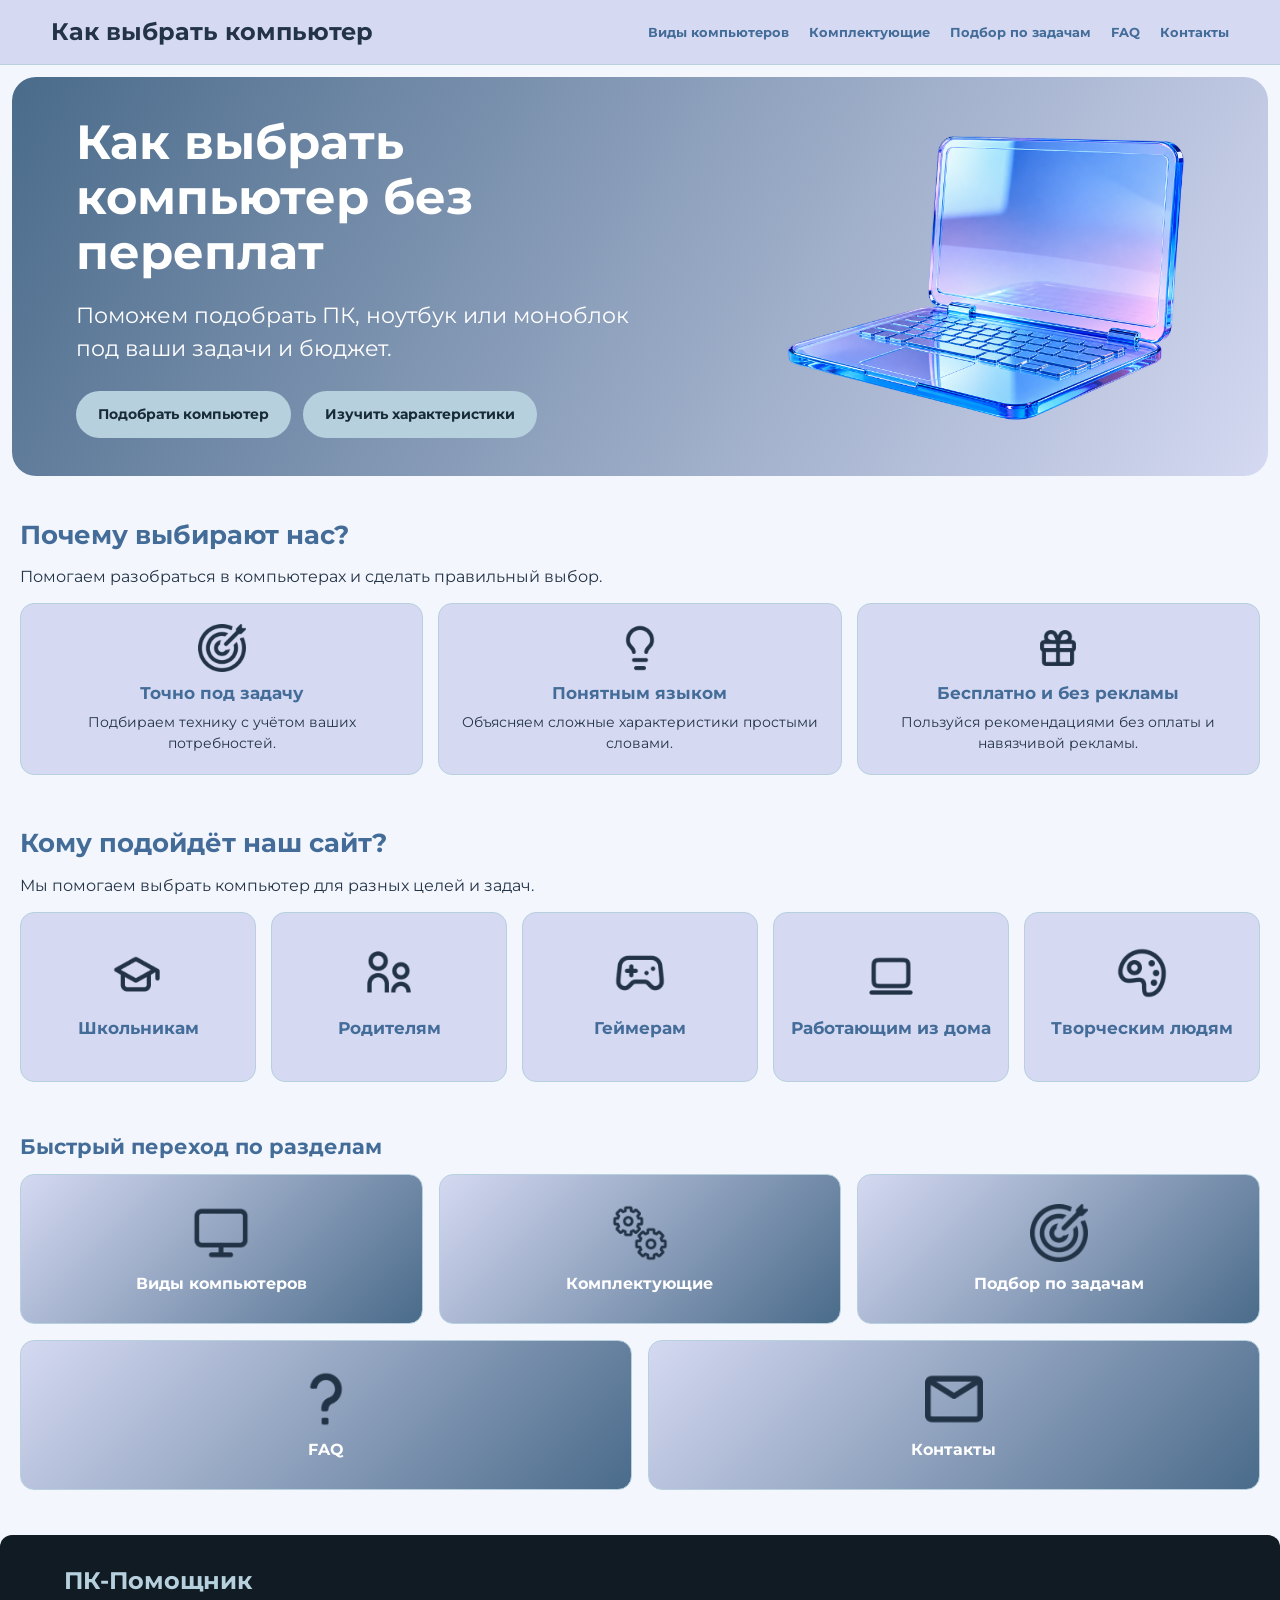
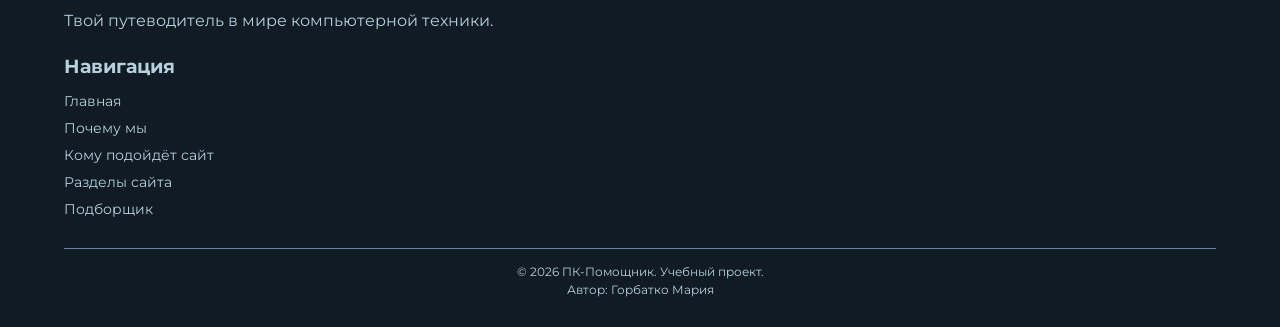
<file: index.html>
<!DOCTYPE html>
<html lang="ru">
<head>
    <meta charset="UTF-8">
    <meta name="viewport" content="width=device-width, initial-scale=1">

    <title>Как выбрать компьютер</title>

    <link rel="stylesheet" href="style_palette_updated.css">

    <link rel="preconnect" href="https://fonts.googleapis.com">
    <link rel="preconnect" href="https://fonts.gstatic.com" crossorigin>
    <link href="https://fonts.googleapis.com/css2?family=Montserrat:ital,wght@0,100..900;1,100..900&display=swap" rel="stylesheet">
</head>

<body>

    <!-- ШАПКА САЙТА -->
    <header>

        <h2>Как выбрать компьютер</h2>

        <!-- МЕНЮ -->
        <nav>
            <ul>
                <li><a href="computers.html">Виды компьютеров</a></li>
                <li><a href="components.html">Комплектующие</a></li>
                <li><a href="tasks.html">Подбор по задачам</a></li>
                <li><a href="faq.html">FAQ</a></li>
                <li><a href="contacts.html">Контакты</a></li>
            </ul>
        </nav>

    </header>


    <!-- ОСНОВНАЯ ЧАСТЬ САЙТА -->
    <main>

        <!-- ПЕРВЫЙ ЭКРАН -->
        <section class="hero">

    <div class="hero-content">
        <h1>Как выбрать компьютер без переплат</h1>

        <p>
            Поможем подобрать ПК, ноутбук или моноблок
            под ваши задачи и бюджет.
        </p>

        <div class="hero-buttons">
            <a href="#selection" class="hero-btn">
                Подобрать компьютер
            </a>

            <a href="#sections" class="hero-btn">
                Изучить характеристики
            </a>
        </div>
    </div>

    <div class="hero-visual">
        <img src="images/pc.png" alt="Компьютер">
    </div>

</section>

<!-- БЛОК 1.3: ПОЧЕМУ МЫ -->

<section id="advantages">

    <h1>Почему выбирают нас?</h1>

    <p>Помогаем разобраться в компьютерах и сделать правильный выбор.</p>

    <div class="advantages-container">

        <div class="advantage-card">
            <div class="card-icon">
                <img src="images/1.png" alt="Мишень">
            </div>
            <h2>Точно под задачу</h2>
            <p>Подбираем технику с учётом ваших потребностей.</p>
        </div>

        <div class="advantage-card">
            <div class="card-icon">
                <img src="images/2.png" alt="лампочка">
            </div>
            <h2>Понятным языком</h2>
            <p>Объясняем сложные характеристики простыми словами.</p>
        </div>

        <div class="advantage-card">
            <div class="card-icon">
                <img src="images/3.png" alt="подарок">
            </div>
            <h2>Бесплатно и без рекламы</h2>
            <p>Пользуйся рекомендациями без оплаты и навязчивой рекламы.</p>
        </div>
    </div>
</section>  

<!-- БЛОК 1.4: ЦЕЛЕВАЯ АУДИТОРИЯ -->

<section id="audience">

    <h1>Кому подойдёт наш сайт?</h1>

    <p>Мы помогаем выбрать компьютер для разных целей и задач.</p>

    <div class="audience-container">

        <div class="audience-card">
            <div class="card-icon">
                <img src="images/4.png" alt="школьник">
            </div>
            <h2>Школьникам</h2>
        </div>

        <div class="audience-card">
            <div class="card-icon">
                <img src="images/5.png" alt="родители">
            </div>
            <h2>Родителям</h2>
        </div>

        <div class="audience-card">
            <div class="card-icon">
                <img src="images/6.png" alt="геймер">
            </div>
            <h2>Геймерам</h2>
        </div>

        <div class="audience-card">
            <div class="card-icon">
                <img src="images/7.png" alt="работающий из дома">
            </div>
            <h2>Работающим из дома</h2>
        </div>

        <div class="audience-card">
            <div class="card-icon">
                <img src="images/8.png" alt="творческий человек">
            </div>
            <h2>Творческим людям</h2>
        </div>
    </div>
</section>


<!-- БЛОК 1.5: РАЗДЕЛЫ САЙТА -->

<section id="sections">

    <h2>Быстрый переход по разделам</h2>

    <div class="sections-container">

        <a href="computers.html" class="section-card">
            <img src="images/9.png" alt="пк">
            <h3>Виды компьютеров</h3>
        </a>

        <a href="components.html" class="section-card">
            <img src="images/10.png" alt="шестерёнка">
            <h3>Комплектующие</h3>
        </a>

        <a href="tasks.html" class="section-card">
            <img src="images/1.png" alt="Мишень">
            <h3>Подбор по задачам</h3>
        </a>

        <a href="faq.html" class="section-card">
            <img src="images/11.png" alt="вопрос">
            <h3>FAQ</h3>
        </a>

        <a href="contacts.html" class="section-card">
            <img src="images/12.png" alt="письмо">
            <h3>Контакты</h3>
        </a>

    </div>

</section>

    </main>

<footer id="contacts">

    <div class="footer-content">

        <div class="footer-info">
            <h2>ПК-Помощник</h2>
            <p>Твой путеводитель в мире компьютерной техники.</p>
        </div>

        <div class="footer-navigation">
            <h3>Навигация</h3>

            <a href="#hero">Главная</a>
            <a href="#advantages">Почему мы</a>
            <a href="#audience">Кому подойдёт сайт</a>
            <a href="#sections">Разделы сайта</a>
            <a href="#selection">Подборщик</a>
        </div>

    </div>

    <div class="footer-bottom">
        <p>© 2026 ПК-Помощник. Учебный проект.</p>
        <p>Автор: Горбатко Мария</p>
    </div>

</footer>

</body>
</file>
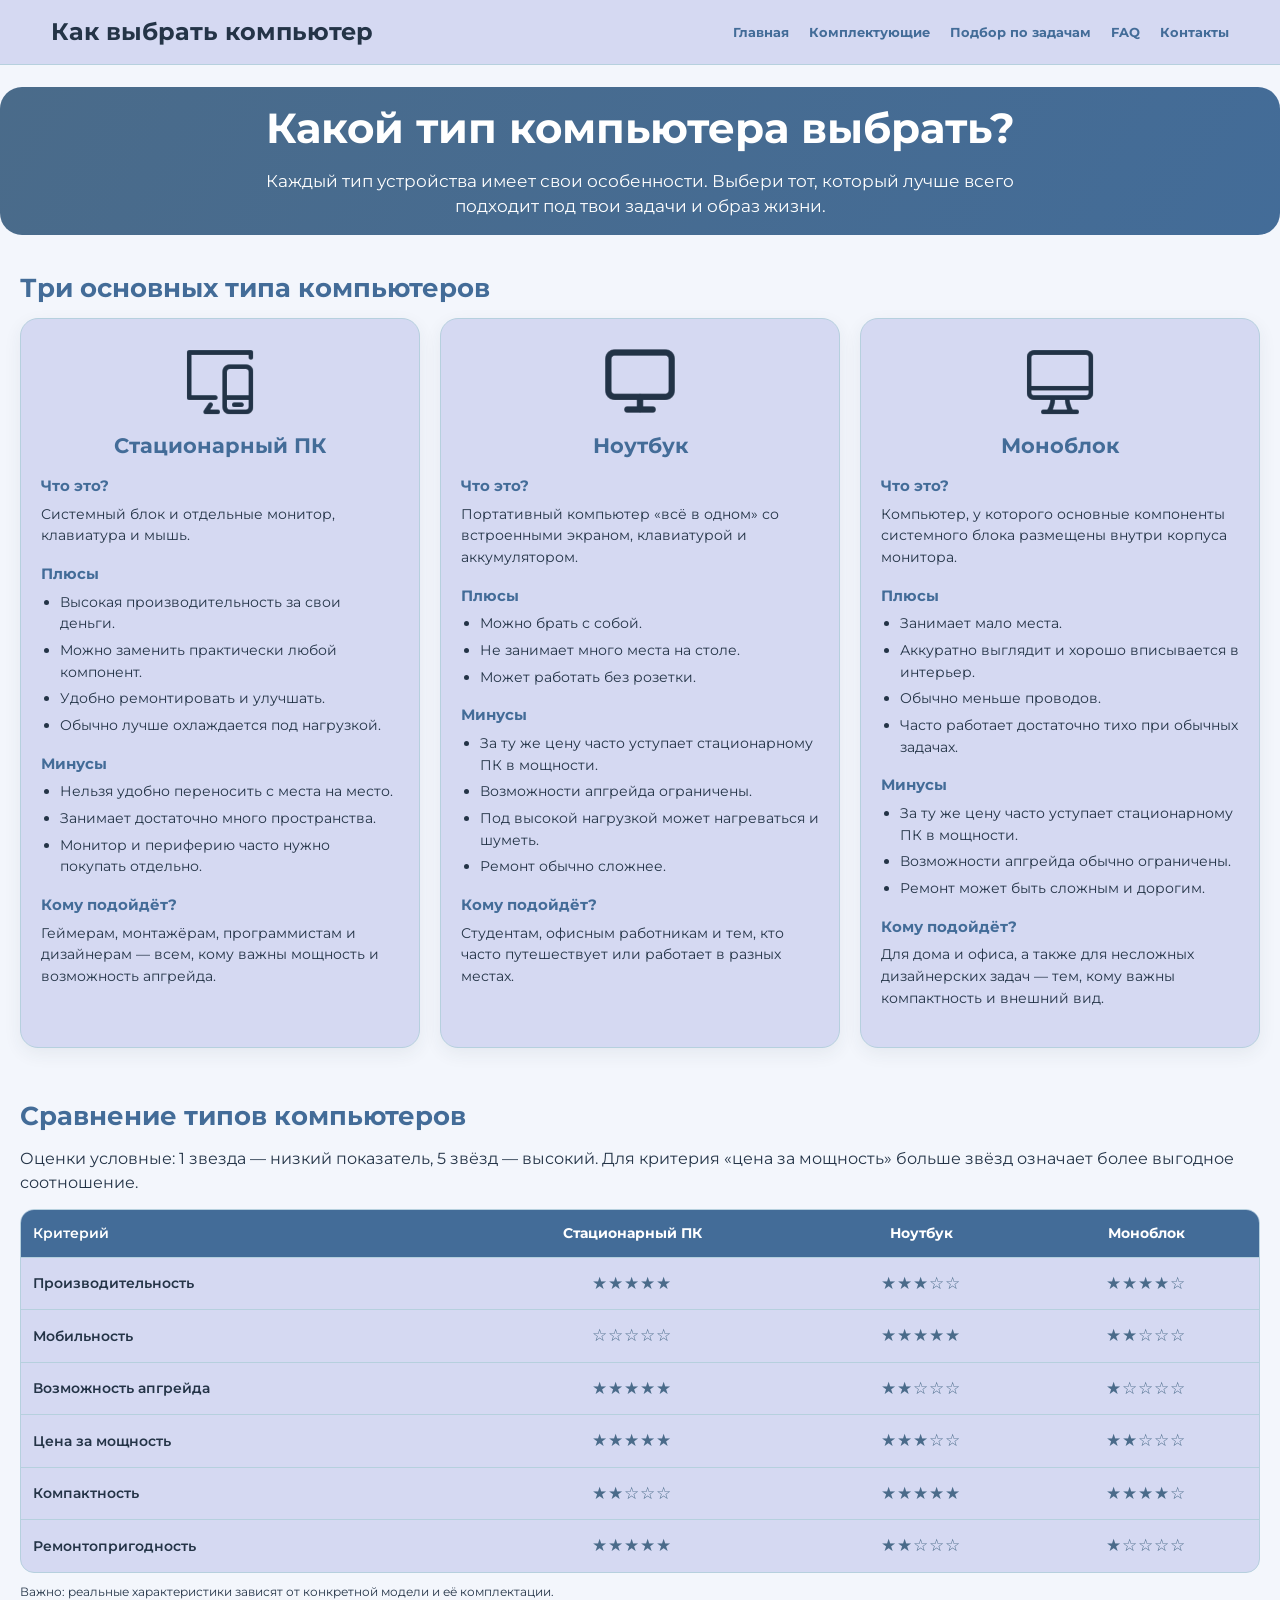
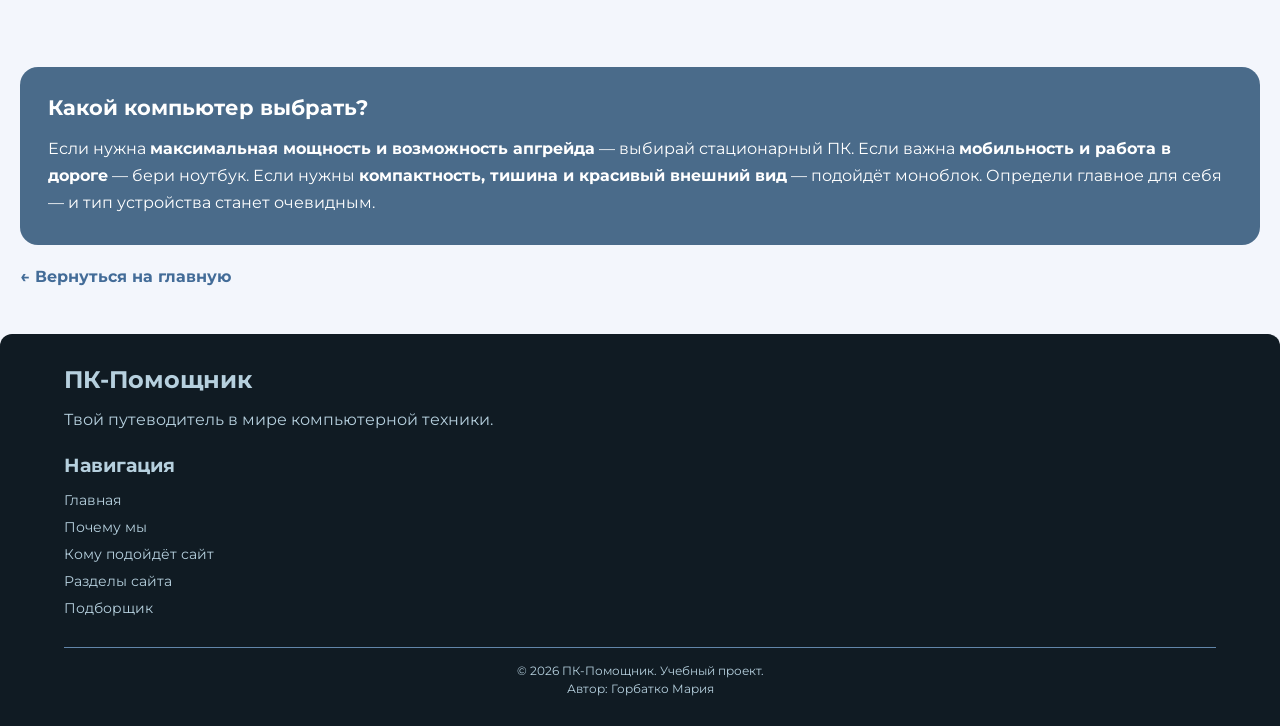
<file: computers.html>
<!DOCTYPE html>
<html lang="ru">
<head>
    <meta charset="UTF-8">
    <meta name="viewport" content="width=device-width, initial-scale=1.0">
    <title>Виды компьютеров — Как выбрать компьютер</title>

    <!-- Подключаем ту же таблицу стилей, что и на главной странице -->
    <link rel="stylesheet" href="style_palette_updated.css">

    <link rel="preconnect" href="https://fonts.googleapis.com">
    <link rel="preconnect" href="https://fonts.gstatic.com" crossorigin>
    <link href="https://fonts.googleapis.com/css2?family=Montserrat:wght@400;500;600;700;800&display=swap" rel="stylesheet">

    <!-- Стили только для второй страницы -->
    <style>
        .page-intro {
            width: calc(100% - 32px);
            max-width: none;
            margin: 28px auto;
            padding: 38px 28px;
            border-radius: 22px;
            background: linear-gradient(120deg, var(--burgundy), var(--navy));
            color: #fff;
            text-align: center;
        }

        .page-intro h1 {
            margin-bottom: 14px;
            color: #fff;
            font-size: clamp(27px, 4vw, 42px);
        }

        .page-intro p {
            max-width: 800px;
            margin: 0 auto;
            color: #fff;
            font-size: 17px;
        }

        .device-section,
        .comparison-section,
        .recommendation-section {
            width: calc(100% - 40px);
            max-width: none;
            margin: 30px auto;
            padding: 10px 0;
            box-sizing: border-box;
        }

        .device-grid {
            display: grid;
            grid-template-columns: repeat(3, minmax(0, 1fr));
            gap: 20px;
            align-items: stretch;
        }

        .device-card {
            min-width: 0;
            padding: 24px 20px;
            border: 1px solid var(--light-blue);
            border-radius: 18px;
            background: var(--white);
            box-shadow: 0 6px 18px rgba(36, 52, 71, .07);
        }

        .device-symbol {
            display: grid;
            place-items: center;
            width: 76px;
            height: 76px;
            margin: 0 auto 14px;
            border-radius: 18px;
            background: transparent;
            font-size: 42px;
        }

        .device-card h2 {
            margin-bottom: 16px;
            text-align: center;
            font-size: 21px;
        }

        .device-card h3 {
            margin: 16px 0 6px;
            color: var(--navy);
            font-size: 15px;
        }

        .device-card p,
        .device-card li {
            font-size: 14px;
            line-height: 1.55;
        }

        .device-card ul {
            padding-left: 19px;
        }

        .device-card li {
            margin-bottom: 5px;
        }

        .comparison-wrap {
            overflow-x: auto;
            border: 1px solid var(--light-blue);
            border-radius: 14px;
            background: var(--white);
            -webkit-overflow-scrolling: touch;
        }

        .comparison-table {
            width: 100%;
            min-width: 620px;
            border-collapse: collapse;
            text-align: center;
        }

        .comparison-table th,
        .comparison-table td {
            padding: 13px 12px;
            border-bottom: 1px solid var(--light-blue);
            font-size: 14px;
        }

        .comparison-table th {
            background: var(--navy);
            color: #fff;
            font-weight: 700;
        }

        .comparison-table th:first-child,
        .comparison-table td:first-child {
            text-align: left;
            font-weight: 600;
        }

        .comparison-table tr:last-child td {
            border-bottom: 0;
        }

        .stars {
            color: var(--burgundy);
            white-space: nowrap;
            letter-spacing: 1px;
            font-size: 17px;
        }

        .table-note {
            margin-top: 10px;
            color: var(--dark);
            font-size: 12px;
        }

        .recommendation-box {
            padding: 28px;
            border-radius: 18px;
            background: var(--burgundy);
            color: #fff;
        }

        .recommendation-box h2 {
            color: #fff;
        }

        .recommendation-box p {
            margin: 0;
            color: #fff;
            line-height: 1.7;
        }

        .back-link {
            display: inline-block;
            margin-top: 20px;
            color: var(--navy);
            font-weight: 700;
        }

        .back-link:hover {
            text-decoration: underline;
        }

        @media (max-width: 900px) {
            .device-grid {
                grid-template-columns: repeat(2, minmax(0, 1fr));
            }
            .device-card:last-child {
                grid-column: 1 / -1;
            }
        }

        @media (max-width: 600px) {
            header {
                text-align: center;
            }

            .page-intro {
                margin: 14px auto 22px;
                padding: 26px 18px;
            }

            .page-intro p {
                font-size: 15px;
            }

            .device-section,
            .comparison-section,
            .recommendation-section {
                width: calc(100% - 24px);
                margin: 20px auto;
            }

            .device-grid {
                grid-template-columns: 1fr;
                gap: 14px;
            }

            .device-card:last-child {
                grid-column: auto;
            }

            .device-card {
                padding: 20px 17px;
            }

            .recommendation-box {
                padding: 22px 18px;
            }

            .comparison-table th,
            .comparison-table td {
                padding: 11px 9px;
            }
        }
    </style>
</head>

<body>
    <header>
        <h2>Как выбрать компьютер</h2>
        <nav>
            <ul>
                <li><a href="index.html">Главная</a></li>
                <li><a href="components.html">Комплектующие</a></li>
                <li><a href="tasks.html">Подбор по задачам</a></li>
                <li><a href="faq.html">FAQ</a></li>
                <li><a href="contacts.html">Контакты</a></li>
            </ul>
        </nav>
    </header>

    <main>
        <!-- БЛОК 2.1: ЗАГОЛОВОК -->
        <section class="page-intro">
            <h1>Какой тип компьютера выбрать?</h1>
            <p>Каждый тип устройства имеет свои особенности. Выбери тот, который лучше всего подходит под твои задачи и образ жизни.</p>
        </section>

        <!-- БЛОК 2.2: КАРТОЧКИ УСТРОЙСТВ -->
        <section class="device-section">
            <h1>Три основных типа компьютеров</h1>

            <div class="device-grid">
                <article class="device-card">
                    <div class="device-symbol" aria-hidden="true"><img src="images/14.png" alt="Стационарный ПК"></div>
                    <h2>Стационарный ПК</h2>

                    <h3>Что это?</h3>
                    <p>Системный блок и отдельные монитор, клавиатура и мышь.</p>

                    <h3>Плюсы</h3>
                    <ul>
                        <li>Высокая производительность за свои деньги.</li>
                        <li>Можно заменить практически любой компонент.</li>
                        <li>Удобно ремонтировать и улучшать.</li>
                        <li>Обычно лучше охлаждается под нагрузкой.</li>
                    </ul>

                    <h3>Минусы</h3>
                    <ul>
                        <li>Нельзя удобно переносить с места на место.</li>
                        <li>Занимает достаточно много пространства.</li>
                        <li>Монитор и периферию часто нужно покупать отдельно.</li>
                    </ul>

                    <h3>Кому подойдёт?</h3>
                    <p>Геймерам, монтажёрам, программистам и дизайнерам — всем, кому важны мощность и возможность апгрейда.</p>
                </article>

                <article class="device-card">
                    <div class="device-symbol" aria-hidden="true"><img src="images/9.png" alt="Ноутбук"></div>
                    <h2>Ноутбук</h2>

                    <h3>Что это?</h3>
                    <p>Портативный компьютер «всё в одном» со встроенными экраном, клавиатурой и аккумулятором.</p>

                    <h3>Плюсы</h3>
                    <ul>
                        <li>Можно брать с собой.</li>
                        <li>Не занимает много места на столе.</li>
                        <li>Может работать без розетки.</li>
                    </ul>

                    <h3>Минусы</h3>
                    <ul>
                        <li>За ту же цену часто уступает стационарному ПК в мощности.</li>
                        <li>Возможности апгрейда ограничены.</li>
                        <li>Под высокой нагрузкой может нагреваться и шуметь.</li>
                        <li>Ремонт обычно сложнее.</li>
                    </ul>

                    <h3>Кому подойдёт?</h3>
                    <p>Студентам, офисным работникам и тем, кто часто путешествует или работает в разных местах.</p>
                </article>

                <article class="device-card">
                    <div class="device-symbol" aria-hidden="true"><img src="images/13.png" alt="Моноблок"></div>
                    <h2>Моноблок</h2>

                    <h3>Что это?</h3>
                    <p>Компьютер, у которого основные компоненты системного блока размещены внутри корпуса монитора.</p>

                    <h3>Плюсы</h3>
                    <ul>
                        <li>Занимает мало места.</li>
                        <li>Аккуратно выглядит и хорошо вписывается в интерьер.</li>
                        <li>Обычно меньше проводов.</li>
                        <li>Часто работает достаточно тихо при обычных задачах.</li>
                    </ul>

                    <h3>Минусы</h3>
                    <ul>
                        <li>За ту же цену часто уступает стационарному ПК в мощности.</li>
                        <li>Возможности апгрейда обычно ограничены.</li>
                        <li>Ремонт может быть сложным и дорогим.</li>
                    </ul>

                    <h3>Кому подойдёт?</h3>
                    <p>Для дома и офиса, а также для несложных дизайнерских задач — тем, кому важны компактность и внешний вид.</p>
                </article>
            </div>
        </section>

        <!-- БЛОК 2.3: СРАВНЕНИЕ -->
        <section class="comparison-section">
            <h1>Сравнение типов компьютеров</h1>
            <p>Оценки условные: 1 звезда — низкий показатель, 5 звёзд — высокий. Для критерия «цена за мощность» больше звёзд означает более выгодное соотношение.</p>

            <div class="comparison-wrap">
                <table class="comparison-table">
                    <thead>
                        <tr>
                            <th>Критерий</th>
                            <th>Стационарный ПК</th>
                            <th>Ноутбук</th>
                            <th>Моноблок</th>
                        </tr>
                    </thead>
                    <tbody>
                        <tr>
                            <td>Производительность</td>
                            <td><span class="stars" aria-label="5 из 5">★★★★★</span></td>
                            <td><span class="stars" aria-label="3 из 5">★★★☆☆</span></td>
                            <td><span class="stars" aria-label="4 из 5">★★★★☆</span></td>
                        </tr>
                        <tr>
                            <td>Мобильность</td>
                            <td><span class="stars" aria-label="0 из 5">☆☆☆☆☆</span></td>
                            <td><span class="stars" aria-label="5 из 5">★★★★★</span></td>
                            <td><span class="stars" aria-label="2 из 5">★★☆☆☆</span></td>
                        </tr>
                        <tr>
                            <td>Возможность апгрейда</td>
                            <td><span class="stars" aria-label="5 из 5">★★★★★</span></td>
                            <td><span class="stars" aria-label="2 из 5">★★☆☆☆</span></td>
                            <td><span class="stars" aria-label="1 из 5">★☆☆☆☆</span></td>
                        </tr>
                        <tr>
                            <td>Цена за мощность</td>
                            <td><span class="stars" aria-label="5 из 5">★★★★★</span></td>
                            <td><span class="stars" aria-label="3 из 5">★★★☆☆</span></td>
                            <td><span class="stars" aria-label="2 из 5">★★☆☆☆</span></td>
                        </tr>
                        <tr>
                            <td>Компактность</td>
                            <td><span class="stars" aria-label="2 из 5">★★☆☆☆</span></td>
                            <td><span class="stars" aria-label="5 из 5">★★★★★</span></td>
                            <td><span class="stars" aria-label="4 из 5">★★★★☆</span></td>
                        </tr>
                        <tr>
                            <td>Ремонтопригодность</td>
                            <td><span class="stars" aria-label="5 из 5">★★★★★</span></td>
                            <td><span class="stars" aria-label="2 из 5">★★☆☆☆</span></td>
                            <td><span class="stars" aria-label="1 из 5">★☆☆☆☆</span></td>
                        </tr>
                    </tbody>
                </table>
            </div>
            <p class="table-note">Важно: реальные характеристики зависят от конкретной модели и её комплектации.</p>
        </section>

        <!-- БЛОК 2.4: ИТОГОВАЯ РЕКОМЕНДАЦИЯ -->
        <section class="recommendation-section">
            <div class="recommendation-box">
                <h2>Какой компьютер выбрать?</h2>
                <p>Если нужна <strong>максимальная мощность и возможность апгрейда</strong> — выбирай стационарный ПК. Если важна <strong>мобильность и работа в дороге</strong> — бери ноутбук. Если нужны <strong>компактность, тишина и красивый внешний вид</strong> — подойдёт моноблок. Определи главное для себя — и тип устройства станет очевидным.</p>
            </div>
            <a class="back-link" href="index.html">← Вернуться на главную</a>
        </section>
    </main>

    <footer id="contacts">

        <div class="footer-content">

            <div class="footer-info">
                <h2>ПК-Помощник</h2>
                <p>Твой путевoдитель в мире компьютерной техники.</p>
            </div>

            <div class="footer-navigation">
                <h3>Навигация</h3>

                <a href="#hero">Главная</a>
                <a href="#advantages">Почему мы</a>
                <a href="#audience">Кому подойдёт сайт</a>
                <a href="#sections">Разделы сайта</a>
                <a href="#selection">Подборщик</a>
            </div>

        </div>

        <div class="footer-bottom">
            <p>© 2026 ПК-Помощник. Учебный проект.</p>
            <p>Автор: Горбатко Мария</p>
        </div>

    </footer>
</body>
</html>
</file>
<file: style_palette_updated.css>
/* =========================================
   ПК-ПОМОЩНИК — ОСНОВНЫЕ СТИЛИ
   Адаптировано под index.html
========================================= */

/* 1. Переменные и сброс */
:root {
    --dark: #243447;
    --navy: #436c98;
    --blue: #6286a9;
    --light-blue: #b6d0de;
    --pale-blue: #b6d0de;
    --burgundy: #4a6b8a;
    --white: #d5d9f2;
    --page-bg: #f3f6fc;
}

* {
    margin: 0;
    padding: 0;
    box-sizing: border-box;
}

html {
    scroll-behavior: smooth;
    width: 100%;
}

body {
    width: 100%;
    min-width: 320px;
    overflow-x: hidden;
    font-family: 'Montserrat', Arial, sans-serif;
    background: var(--page-bg);
    color: var(--dark);
    line-height: 1.5;
}

img {
    max-width: 100%;
}

a {
    color: inherit;
    text-decoration: none;
}

button {
    font: inherit;
    cursor: pointer;
}

/* 2. Шапка */
header {
    width: 100%;
    padding: 14px 4%;
    display: flex;
    align-items: center;
    justify-content: space-between;
    gap: 20px;
    background: var(--white);
    border-bottom: 1px solid var(--pale-blue);
}

.logo {
    color: var(--navy);
    font-size: 22px;
    font-weight: 700;
}

nav ul {
    display: flex;
    align-items: center;
    flex-wrap: wrap;
    gap: 20px;
    list-style: none;
}

nav a {
    color: var(--navy);
    font-size: 13px;
    font-weight: 700;
    transition: color .2s ease;
}

nav a:hover {
    color: var(--burgundy);
}

/* 3. Основная область */
main {
    display: block;
    width: 100%;
    margin: 0;
    padding: 0;
}

main > section:not(.hero) {
    width: 100%;
    margin: 22px 0;
    padding: 15px 20px;
}

section h1,
section h2 {
    color: var(--navy);
    line-height: 1.25;
    margin-bottom: 14px;
}

section h1 {
    font-size: 26px;
}

section h2 {
    font-size: 21px;
}

section p {
    margin-bottom: 14px;
}

/* 4. Первый экран
   В HTML используется class="hero", поэтому здесь .hero, а не #hero. */
.hero {
    width: calc(100% - 24px);
    max-width: none;
    min-height: 390px;
    margin: 12px auto 28px;
    padding: 38px 5%;
    display: flex;
    align-items: center;
    justify-content: space-between;
    gap: 30px;
    overflow: hidden;
    border-radius: 24px;
    color: #fff;
    background: linear-gradient(120deg, var(--burgundy), var(--white));
}

.hero-content {
    flex: 1 1 50%;
    min-width: 0;
}

.hero-content h1 {
    max-width: 620px;
    margin-bottom: 18px;
    color: #fff;
    font-size: clamp(30px, 4vw, 48px);
    line-height: 1.15;
}

.hero-content p {
    max-width: 600px;
    margin-bottom: 26px;
    color: #fff;
    font-size: clamp(16px, 1.8vw, 22px);
    line-height: 1.5;
}

.hero-buttons {
    display: flex;
    flex-wrap: wrap;
    gap: 12px;
}

.hero-btn,
.button,
.selection a {
    display: inline-flex;
    justify-content: center;
    align-items: center;
    padding: 13px 22px;
    border: 0;
    border-radius: 30px;
    background: var(--light-blue);
    color: #182b37;
    font-size: 14px;
    font-weight: 700;
    text-align: center;
    transition: background .2s ease, transform .2s ease;
}

.hero-btn:hover,
.button:hover,
.selection a:hover {
    background: #fff;
    transform: translateY(-2px);
}

.hero-visual {
    flex: 0 0 40%;
    min-width: 0;
    display: flex;
    justify-content: flex-end;
    align-items: center;
}

.hero-visual img {
    display: block;
    width: 100%;
    max-width: 470px;
    max-height: 340px;
    height: auto;
    object-fit: contain;
}

/* 5. Блок «Почему выбирают нас?» */
#advantages {
    width: 100%;
}

#advantages .advantages-container {
    width: 100%;
    display: grid;
    grid-template-columns: repeat(3, minmax(0, 1fr));
    gap: 15px;
}

.advantage-card {
    min-width: 0;
    padding: 20px 14px;
    border: 1px solid var(--pale-blue);
    border-radius: 14px;
    background: var(--white);
    text-align: center;
    transition: transform .2s ease, background .2s ease;
}

.advantage-card:hover {
    background: var(--pale-blue);
    transform: translateY(-3px);
}

.card-icon {
    margin-bottom: 10px;
}

.card-icon img {
    display: block;
    width: 48px;
    height: 48px;
    margin: 0 auto 8px;
    object-fit: contain;
}

.advantage-card h2,
.audience-card h2 {
    margin-bottom: 8px;
    color: var(--navy);
    font-size: 17px;
    line-height: 1.3;
    overflow-wrap: anywhere;
}

.advantage-card p {
    margin: 0;
    color: var(--dark);
    font-size: 14px;
}

/* 6. Блок «Кому подойдёт наш сайт?» */
#audience {
    width: 100%;
}

#audience .audience-container {
    display: grid;
    width: 100%;
    grid-template-columns: repeat(5, minmax(0, 1fr));
    gap: 15px;
}

.audience-card {
    min-width: 0;
    min-height: 170px;
    padding: 18px 12px;
    display: flex;
    flex-direction: column;
    justify-content: center;
    align-items: center;
    border: 1px solid var(--pale-blue);
    border-radius: 14px;
    background: var(--white);
    text-align: center;
    transition: transform .2s ease, background .2s ease;
}

.audience-card:hover {
    background: var(--pale-blue);
    transform: translateY(-3px);
}

.audience-card .card-icon img {
    width: 52px;
    height: 52px;
}

/* 7. Быстрый переход по разделам */
#sections {
    width: 100%;
}

#sections .sections-container {
    display: grid;
    width: 100%;
    grid-template-columns: repeat(6, minmax(0, 1fr));
    gap: 16px;
}

.section-card {
    min-width: 0;
    min-height: 150px;
    padding: 16px 12px;
    display: flex;
    flex-direction: column;
    justify-content: center;
    align-items: center;
    border: 1px solid var(--pale-blue);
    border-radius: 14px;
    background: linear-gradient(135deg, var(--white), var(--burgundy));
    color: #fff;
    font-size: 15px;
    font-weight: 700;
    text-align: center;
    transition: transform .2s ease, filter .2s ease;
}

.section-card:nth-child(-n+3) {
    grid-column: span 2;
}

.section-card:nth-child(n+4) {
    grid-column: span 3;
}

.section-card:hover {
    filter: brightness(1.05);
    transform: translateY(-3px);
}

.section-card img {
    display: block;
    width: 58px;
    height: 58px;
    margin: 0 auto 12px;
    object-fit: contain;
}

.section-card h3 {
    color: #fff;
    font-size: 16px;
    line-height: 1.3;
    overflow-wrap: anywhere;
}

/* 8. Блок подбора */
.selection {
    padding: 30px !important;
    border-radius: 14px;
    background: var(--burgundy);
    color: #fff;
    text-align: center;
}

.selection h2,
.selection p {
    color: #fff;
}

/* 9. Мини-подборщик */
.mini-helper {
    padding: 18px;
    border: 1px solid var(--pale-blue);
    border-radius: 14px;
    background: var(--white);
}

.mini-helper h2 {
    margin-bottom: 12px;
}

.mini-helper select {
    display: block;
    width: 100%;
    margin-bottom: 8px;
    padding: 10px;
    border: 1px solid var(--blue);
    border-radius: 8px;
    background: var(--page-bg);
    color: var(--dark);
}

.mini-helper button {
    width: 100%;
    padding: 11px;
    border: 0;
    border-radius: 8px;
    background: var(--blue);
    color: #fff;
    font-weight: 700;
}

.mini-helper button:hover {
    background: var(--navy);
}

/* 10. Подвал — классы соответствуют index.html */
footer {
    margin-top: 30px;
    padding: 28px 5%;
    border-radius: 12px 12px 0 0;
    background: #101b23;
    color: #fff;
}

.footer-content {
    display: flex;
    flex-direction: column;
    align-items: flex-start;
    gap: 20px;
}

.footer-info {
    width: 100%;
}

.footer-navigation {
    width: 100%;
    display: flex;
    flex-direction: column;
    align-items: flex-start;
}

footer h2,
footer h3 {
    margin-bottom: 10px;
    color: var(--light-blue);
}

footer p,
footer a {
    color: var(--pale-blue);
}

footer a {
    display: block;
    margin-bottom: 6px;
    font-size: 14px;
}

footer a:hover {
    color: #fff;
}

.footer-bottom {
    margin-top: 22px;
    padding-top: 14px;
    border-top: 1px solid var(--blue);
    color: var(--pale-blue);
    font-size: 12px;
    text-align: center;
}

/* Доступная подсветка фокуса */
a:focus-visible,
button:focus-visible,
select:focus-visible {
    outline: 3px solid var(--light-blue);
    outline-offset: 3px;
}

/* =========================================
   11. ПЛАНШЕТЫ
========================================= */
@media (max-width: 900px) {
    #audience .audience-container {
        grid-template-columns: repeat(3, minmax(0, 1fr));
    }

    .hero {
        min-height: 340px;
        padding: 30px;
    }

    .hero-content h1 {
        font-size: 34px;
    }

    .hero-visual img {
        max-width: 360px;
    }
}

/* =========================================
   12. ТЕЛЕФОНЫ
========================================= */
@media screen and (max-width: 600px) {
    html,
    body {
        width: 100%;
        max-width: 100%;
        overflow-x: hidden;
    }

    header {
        flex-direction: column;
        align-items: center;
        padding: 14px 16px;
        gap: 12px;
    }

    nav ul {
        justify-content: center;
        gap: 10px 14px;
    }

    nav a {
        font-size: 12px;
    }

    main > section:not(.hero) {
        width: 100%;
        margin: 22px 0;
        padding: 14px 18px;
    }

    section h1 {
        font-size: 25px;
    }

    section h2 {
        font-size: 21px;
    }

    /* Главный экран: текст, изображение, кнопки друг под другом */
    .hero {
        width: calc(100% - 20px);
        min-height: 0;
        margin: 10px auto 24px;
        padding: 24px 16px;
        flex-direction: column;
        align-items: stretch;
        gap: 14px;
        text-align: center;
    }

    .hero-content {
        width: 100%;
        flex: none;
    }

    .hero-content h1 {
        max-width: none;
        font-size: 27px;
    }

    .hero-content p {
        max-width: none;
        margin-bottom: 18px;
        font-size: 16px;
    }

    .hero-buttons {
        width: 100%;
        flex-direction: column;
        align-items: center;
        gap: 10px;
    }

    .hero-btn {
        width: 100%;
        max-width: 310px;
        padding: 12px 16px;
    }

    .hero-visual {
        width: 100%;
        flex: none;
    }

    .hero-visual img {
        width: 100%;
        max-width: 230px;
        max-height: 180px;
        height: auto;
        object-fit: contain;
    }

    /* Преимущества: одна карточка в строке */
    #advantages .advantages-container {
        grid-template-columns: minmax(0, 1fr);
        gap: 12px;
    }

    .advantage-card {
        width: 100%;
        padding: 18px 14px;
    }

    /* Аудитория: две карточки в строке */
    #audience .audience-container {
        grid-template-columns: repeat(2, minmax(0, 1fr));
        gap: 12px;
    }

    #audience .audience-card {
        width: 100%;
        min-width: 0;
        min-height: 140px;
        padding: 14px 8px;
    }

    #audience .audience-card h2 {
        font-size: 15px;
        overflow-wrap: anywhere;
    }

    #audience .audience-card .card-icon img {
        width: 42px;
        height: 42px;
    }

    /* Разделы: две карточки в строке.
       Сбрасываем span, заданный для компьютерной версии. */
    #sections .sections-container {
        grid-template-columns: repeat(2, minmax(0, 1fr));
        gap: 12px;
    }

    #sections .section-card:nth-child(n) {
        grid-column: auto;
        min-height: 130px;
        padding: 12px 8px;
    }

    #sections .section-card img {
        width: 46px;
        height: 46px;
    }

    #sections .section-card h3 {
        font-size: 14px;
        overflow-wrap: anywhere;
    }

    .selection {
        padding: 22px 16px !important;
    }

    footer {
        padding: 24px 18px;
    }

    .footer-content {
        flex-direction: column;
        gap: 20px;
    }
}

/* Очень узкие телефоны */
@media screen and (max-width: 360px) {
    .hero-content h1 {
        font-size: 24px;
    }

    #audience .audience-container,
    #sections .sections-container {
        grid-template-columns: minmax(0, 1fr);
    }
}

@media screen and (max-width: 600px) {
    main > section:not(.hero) {
        padding: 10px 12px;
        margin: 12px 0;
    }

    .hero {
        padding: 18px 12px;
    }

    .hero-content h1 {
        font-size: 23px;
    }

    .hero-visual img {
        max-width: 180px;
        max-height: 140px;
    }

    .advantage-card,
    .audience-card,
    .section-card {
        padding: 10px;
    }
}


/* Блоки 1.2 и 1.3 — отключаем реакции на наведение */
#advantages .advantage-card,
#audience .audience-card {
    transition: none !important;
    animation: none !important;
}

#advantages .advantage-card:hover,
#advantages .advantage-card:focus,
#advantages .advantage-card:active,
#audience .audience-card:hover,
#audience .audience-card:focus,
#audience .audience-card:active {
    transform: none !important;
    background: var(--white) !important;
    box-shadow: none !important;
    filter: none !important;
    opacity: 1 !important;
    color: inherit !important;
}
</file>
